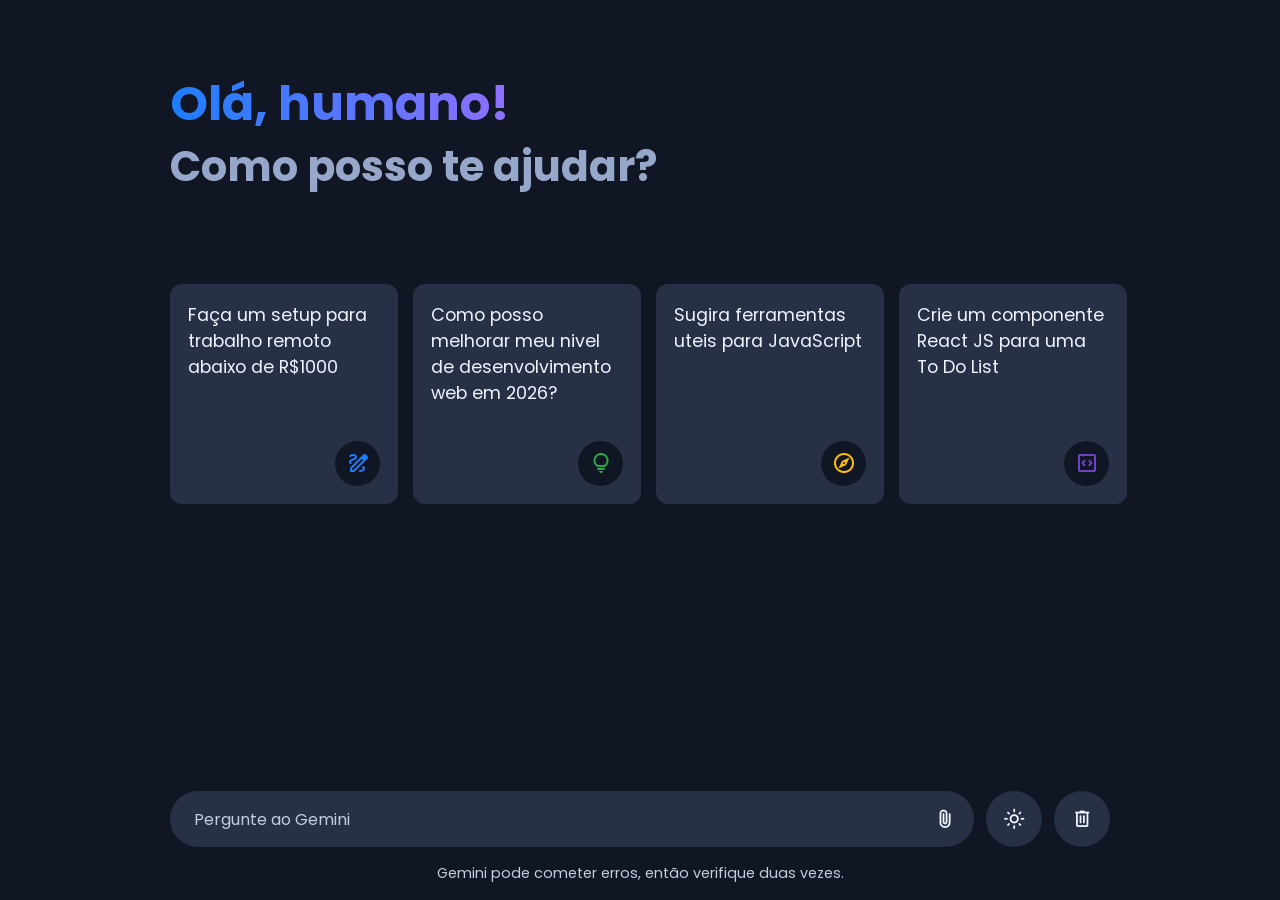
<file: index.html>
<!DOCTYPE html>
<html lang="pt-br">
<head>
    <meta charset="UTF-8">
    <meta name="viewport" content="width=device-width, initial-scale=1.0">
    <title>Chatbot</title>
    <link rel="stylesheet" href="style.css">
    <link rel="stylesheet" href="https://fonts.googleapis.com/css2?family=Material+Symbols+Rounded:opsz,wght,FILL,GRAD@24,400,0,0" />   
</head>
<body>
    <div class="container">
        <header class="cabecalho">
            <h1 class="titulo">Olá, humano!</h1>
            <h2 class="subtitulo">Como posso te ajudar?</h2>
        </header>
        
        <ul class="sugestoes">
            <li class="item">
                <p class="texto">Faça um setup para trabalho remoto abaixo de R$1000</p>
                <span class="material-symbols-rounded">draw</span>
            </li>
            <li class="item">
                <p class="texto">Como posso melhorar meu nivel de desenvolvimento web em 2026?</p>
                <span class="material-symbols-rounded">lightbulb</span>
            </li>
            <li class="item">
                <p class="texto">Sugira ferramentas uteis para JavaScript</p>
                <span class="material-symbols-rounded">explore</span>
            </li>
            <li class="item">
                <p class="texto">Crie um componente React JS para uma To Do List</p>
                <span class="material-symbols-rounded">code_blocks</span>
            </li>
        </ul>

        <div class="conversaContainer"></div>

        <div class="perguntasContainer">
            <div class="perguntasEnvelope">
                <form action="#" class="formulario">
                    <input type="text" placeholder="Pergunte ao Gemini" class="inputPergunta" required>
                    <div class="acoes">
                        
                        <div class="uparArquivo">
                            <img src="gemini.svg" alt="" class="preview">
                            <input type="file" accept="image/*, .pdf, .txt, .csv" id="arquivoInput" hidden>
                            <button type="button" class="arquivoIcone material-symbols-rounded">description</button>
                            <button id="arquivo" type="button" class="material-symbols-rounded">attach_file</button>
                            <button id="cancelar" type="button" class="material-symbols-rounded">close</button>
                        </div>

                        <button id="enviar" class="material-symbols-rounded">arrow_upward</button>
                    </div>
                </form>

                <button id="temas" class="material-symbols-rounded">light_mode</button>
                <button id="deletar" class="material-symbols-rounded">delete</button>

            </div>

            <p class="aviso">Gemini pode cometer erros, então verifique duas vezes.</p>
        </div>
    </div>
    <script src="script.js"></script>
</body>
</html>
</file>
<file: style.css>
@import url('https://fonts.googleapis.com/css2?family=Poppins:wght@400;500;600&display=swap');

* {
    margin: 0;
    padding: 0;
    box-sizing: border-box;
    font-family: "Poppins", sans-serif;
}

/* =============================================
   TEMAS — dark (padrão) e light
   ============================================= */

:root,
[data-tema="escuro"] {
    --texto: #edf3ff;
    --subtitulo: #97a7ca;
    --placeholder: #c3cdde;
    --primaria: #101623;
    --secundaria: #283045;
    --secundaria-hover: #333e58;
    --barra-scroll: #626a7f;
    --imagem-borda: #3a4a6b;
}

[data-tema="claro"] {
    --texto: #0d1b2a;
    --subtitulo: #4a5a7a;
    --placeholder: #8896b0;
    --primaria: #f0f4ff;
    --secundaria: #dce4f5;
    --secundaria-hover: #c8d3ec;
    --barra-scroll: #a0aec0;
    --imagem-borda: #b0bedd;
}

body {
    color: var(--texto);
    background-color: var(--primaria);
    transition: background-color 0.3s, color 0.3s;
}

/* =============================================
   CONTAINER PRINCIPAL
   ============================================= */

.container {
    overflow-y: auto;
    padding: 32px 0 60px;
    height: calc(100vh - 127px);
    scrollbar-color: var(--barra-scroll) transparent;
    scrollbar-width: thin;
}

.container :where(.cabecalho, .sugestoes, .mensagem, .perguntasContainer, .aviso) {
    margin: 0 auto;
    width: 100%;
    padding: 0 20px;
    max-width: 980px;
}

/* =============================================
   CABEÇALHO E SUGESTÕES (tela inicial)
   ============================================= */

.container .cabecalho {
    margin-top: 4vh;
}

.cabecalho .titulo {
    font-size: 3rem;
    width: fit-content;
    background: linear-gradient(to right, #1d7efd, #8f6fff);
    background-clip: text;
    -webkit-background-clip: text;
    -webkit-text-fill-color: transparent;
}

.cabecalho .subtitulo {
    font-size: 2.6rem;
    margin-top: -5px;
    color: var(--subtitulo);
}

.container .sugestoes {
    display: flex;
    gap: 15px;
    margin-top: 9.5vh;
    list-style: none;
    overflow-x: auto;
    scrollbar-width: none;
}

/* Esconde cabeçalho e sugestões quando conversa está ativa */
.container.conversa-ativa :is(.cabecalho, .sugestoes) {
    display: none;
}

/* Mostra cabeçalho e sugestões na tela inicial */
.container:not(.conversa-ativa) :is(.cabecalho, .sugestoes) {
    display: flex;
}

.container:not(.conversa-ativa) .cabecalho {
    display: block;
}

.sugestoes .item {
    width: 228px;
    padding: 18px;
    flex-shrink: 0;
    display: flex;
    cursor: pointer;
    flex-direction: column;
    align-items: flex-end;
    justify-content: space-between;
    border-radius: 12px;
    background-color: var(--secundaria);
    transition: background-color 0.3s ease;
}

.sugestoes .item:hover {
    background-color: var(--secundaria-hover);
}

.sugestoes .item .texto {
    font-size: 1.1rem;
}

.sugestoes .item span {
    height: 45px;
    width: 45px;
    margin-top: 35px;
    display: flex;
    align-self: flex-end;
    align-items: center;
    justify-content: center;
    border-radius: 50%;
    color: #1d7efd;
    background-color: var(--primaria);
    transition: background-color 0.4s ease;

}

.sugestoes .item:nth-child(2) span { color: #28a745; }
.sugestoes .item:nth-child(3) span { color: #ffc107; }
.sugestoes .item:nth-child(4) span { color: #6f42c1; }

/* =============================================
   CONVERSA
   ============================================= */

.container .conversaContainer {
    display: flex;
    gap: 20px;
    flex-direction: column;
}

.conversaContainer .mensagem {
    display: flex;
    gap: 11px;
    align-items: center;
}

/* Avatar do bot */
.conversaContainer .bot .avatar {
    height: 43px;
    width: 43px;
    flex-shrink: 0;
    padding: 6px;
    align-self: flex-start;
    margin-right: -7px;
    border-radius: 50%;
    background-color: var(--secundaria);
    border: 1px solid var(--secundaria-hover);
}

.conversaContainer .bot.carregando .avatar {
    animation: rotate 3s linear infinite;
}

@keyframes rotate {
    100% { transform: rotate(360deg); }
}

.conversaContainer .mensagem .mensagemTexto {
    padding: 3px 16px;
    word-wrap: break-word;
    white-space: pre-line;
}

.conversaContainer .bot {
    margin: 9px auto;
}

/* Mensagem do usuário */
.conversaContainer .usuario {
    flex-direction: column;
    align-items: flex-end;
}

.conversaContainer .usuario .mensagemTexto {
    padding: 12px 16px;
    max-width: 75%;
    border-radius: 13px 13px 3px 13px;
    background-color: var(--secundaria);
}

/* =============================================
   IMAGEM ENVIADA PELO USUÁRIO NO CHAT
   ============================================= */

.conversaContainer .usuario .imagemEnviada {
    max-width: 280px;
    max-height: 280px;
    border-radius: 12px 12px 3px 12px;
    object-fit: cover;
    border: 2px solid var(--imagem-borda);
    margin-bottom: 4px;
    display: block;
}

/* =============================================
   ÁREA DE INPUT / FORMULÁRIO
   ============================================= */

.perguntasContainer {
    position: fixed;
    bottom: 0;
    left: 50%;
    transform: translateX(-50%);
    width: 100%;
    padding: 16px 0;
    background: var(--primaria);
    transition: background-color 0.3s;
}

.perguntasContainer :where(.perguntasEnvelope, .formulario, .acoes) {
    display: flex;
    gap: 12px;
    height: 56px;
    align-items: center;
}

.perguntasEnvelope {
    max-width: 980px;
    margin: 0 auto;
    width: 100%;
    padding: 0 20px;
}

.perguntasEnvelope .formulario {
    width: 100%;
    height: 100%;
    border-radius: 130px;
    background-color: var(--secundaria);
    transition: background-color 0.3s;
}

.formulario .inputPergunta {
    height: 100%;
    width: 100%;
    background: none;
    outline: none;
    border: none;
    font-size: 1rem;
    padding-left: 24px;
    color: var(--texto);
}

.formulario .inputPergunta::placeholder {
    color: var(--placeholder);
}

.perguntasEnvelope button {
    width: 56px;
    height: 100%;
    border: none;
    cursor: pointer;
    border-radius: 50%;
    font-size: 1.4rem;
    flex-shrink: 0;
    color: var(--texto);
    background-color: var(--secundaria);
    transition: background-color 0.3s ease, color 0.3s;
}

.perguntasEnvelope :is(button:hover, .arquivoIcone, #cancelar) {
    background-color: var(--secundaria-hover);
}

.formulario .acoes {
    gap: 5px;
    margin-right: 7px;
}

.perguntasEnvelope .formulario :where(.uparArquivo, button, img) {
    position: relative;
    height: 45px;
    width: 45px;
}

.formulario #enviar {
    color: #fff;
    display: none;
    background-color: #1d7efd;
}

.formulario .inputPergunta:valid ~ .acoes #enviar {
    display: block;
}

.formulario #enviar:hover {
    background-color: #0264e3;
}

.formulario .uparArquivo :where(button, img) {
    position: absolute;
    border-radius: 50%;
    object-fit: cover;
    display: none;
}

.formulario .uparArquivo #arquivo,
.formulario .uparArquivo.active.imgEnviada img,
.formulario .uparArquivo.active.arquivoEnviado .arquivoIcone,
.formulario .uparArquivo.active:hover #cancelar {
    display: block;
}

.formulario .uparArquivo.active #arquivo {
    display: none;
}

.formulario #cancelar {
    color: #d62939;
}

.formulario .arquivoIcone {
    color: #1d7efd;
}

.perguntasContainer .aviso {
    text-align: center;
    font-size: 0.9rem;
    padding: 16px 20px 0;
    color: var(--placeholder);
    transition: background-color 0.3s;

}
</file>
